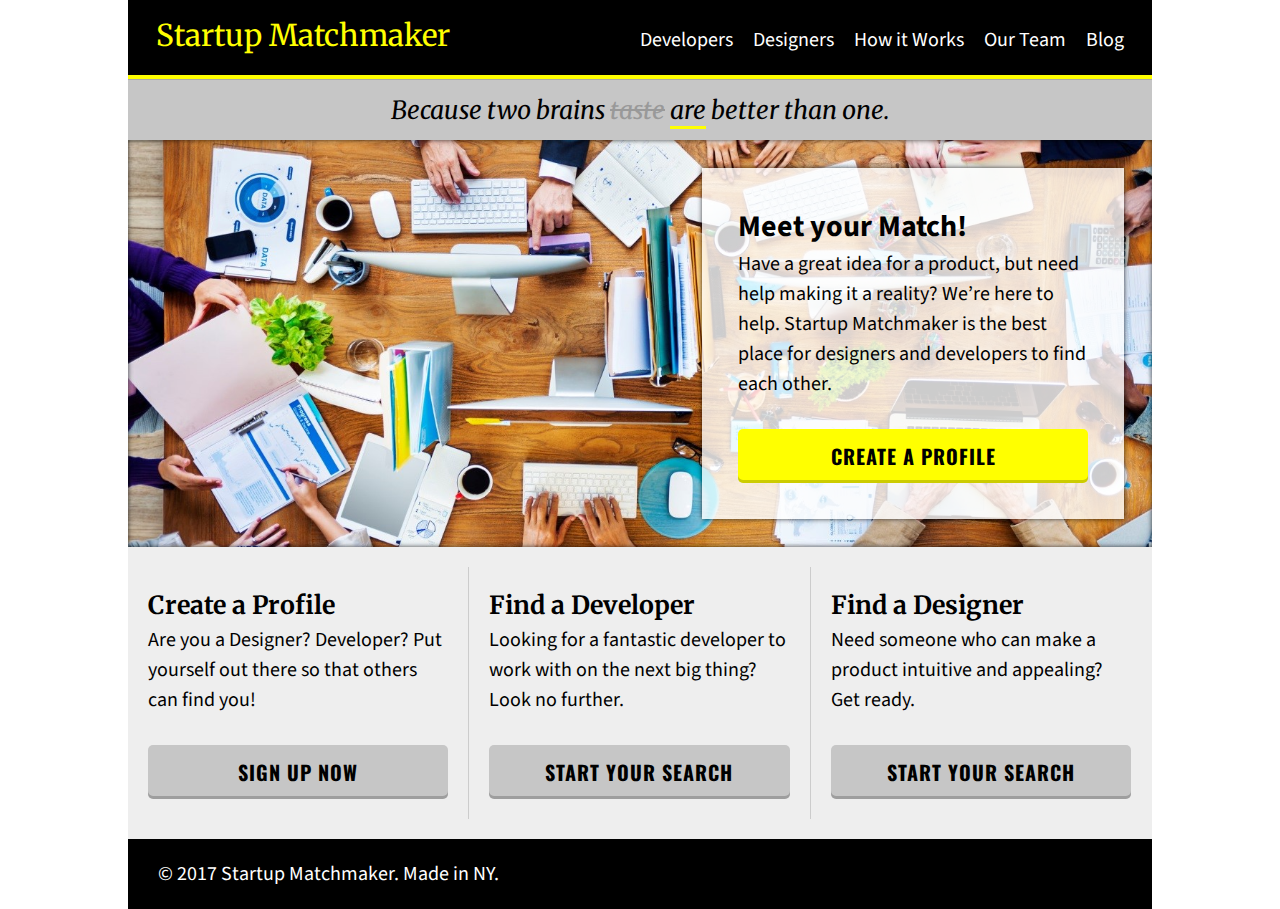
<file: class work/class16/startup_matchmaker_make_responsive_solution/index.html>
<!doctype html>
<html lang="en-us">
<head>
	<meta charset="utf-8">
	<title>Startup Matchmaker</title>
	<link href='http://fonts.googleapis.com/css?family=Source+Sans+Pro:400,700|Oswald:700|Merriweather:700,700italic' rel='stylesheet' type='text/css'>
	<link rel="stylesheet" href="css/reset.css">
	<link rel="stylesheet" href="css/main.css">
</head>
<body>
	<header>
		<h1 class="header-h1"><a class="header-a" href="index.html">Startup Matchmaker</a></h1>
		<nav class="header-nav">
			<a class="header-a header-nav__a" href="#">Developers</a>
			<a class="header-a header-nav__a" href="#">Designers</a>			
			<a class="header-a header-nav__a" href="#">How it Works</a>			
			<a class="header-a header-nav__a" href="#">Our Team</a>			
			<a class="header-a header-nav__a" href="#">Blog</a>			
			</ul>
		</nav>
	</header>
	<p class="tagline">Because two brains <del>taste</del> <ins>are</ins> better than&nbsp;one.</p>
	<section class="banner">		
		<div class="blurb">
			<h2>Meet your Match!</h2>
			<p>Have a great idea for a product, but need help making it a reality? We’re here to help. Startup Matchmaker is the best place for designers and developers to find each other.</p>
			<a class="button" href="#">Create a Profile</a>
		</div>
	</section>
	<section class="touts">
		<div class="tout">
			<h3>Create a Profile</h3>
			<p>Are you a Designer? Developer? Put yourself out there so that others can find you!</p>
			<a class="button" href="#">Sign Up Now</a>
		</div>
		<div class="tout">
			<h3>Find a Developer</h3>
			<p>Looking for a fantastic developer to work with on the next big thing? Look no further.</p>
			<a class="button" href="developers.html">Start Your Search</a>
		</div>
		<div class="tout">
			<h3>Find a Designer</h3>
			<p>Need someone who can make a product intuitive and appealing? Get ready.</p>
			<a class="button" href="designers.html">Start Your Search</a>
		</div>
	</section>
	<footer>
			&copy; 2017 Startup Matchmaker. Made in NY.
	</footer>
</body>
</html>
</file>
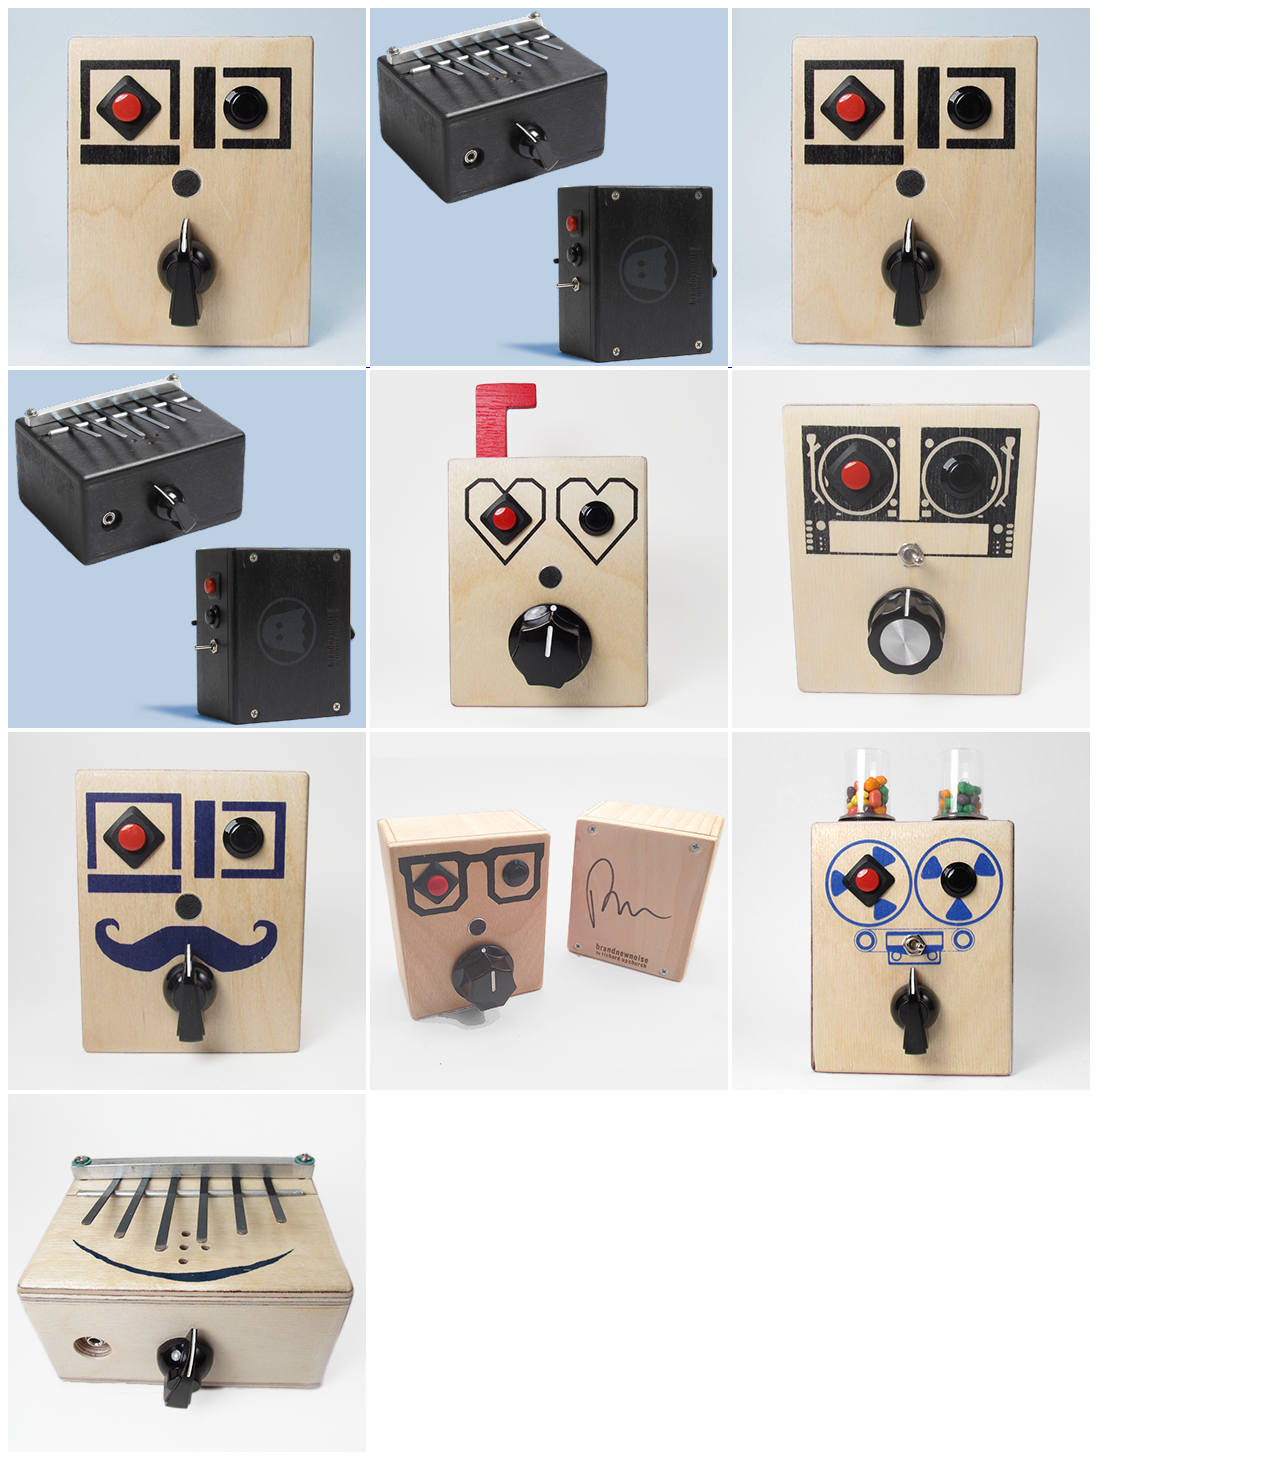
<file: class work/class17/light-box-example/index.html>
<html>

<head>
	<title>Lightbox Example</title>
	<link rel="stylesheet" href="css/lightbox.css">
</head>

<body>
	<a href="images/chicken-nose.png" data-lightbox="sound-boxes" data-title="My caption">
		<img src="images/chicken-nose.png" alt="">
	</a>

	<a href="images/ghostly-zoots.png" data-lightbox="sound-boxes" data-title="My caption">
		<img src="images/ghostly-zoots.png" alt="">
	</a>

	<img src="images/chicken-nose.png" data-lightbox="image-1" alt="">
	<img src="images/ghostly-zoots.png" alt="">
	<img src="images/lil-mib.png" alt="">
	<img src="images/loopy-lou.png" alt="">
	<img src="images/mr-purple.png" alt="">
	<img src="images/patrick-carney.png" alt="">
	<img src="images/shaka-khan.png" alt="">
	<img src="images/zoots.png" alt="">

	<script src="https://code.jquery.com/jquery-1.11.3.min.js"></script>
	<script src="js/lightbox.js"></script>
	<script src="js/app.js"></script>
</body>

</html>
</file>
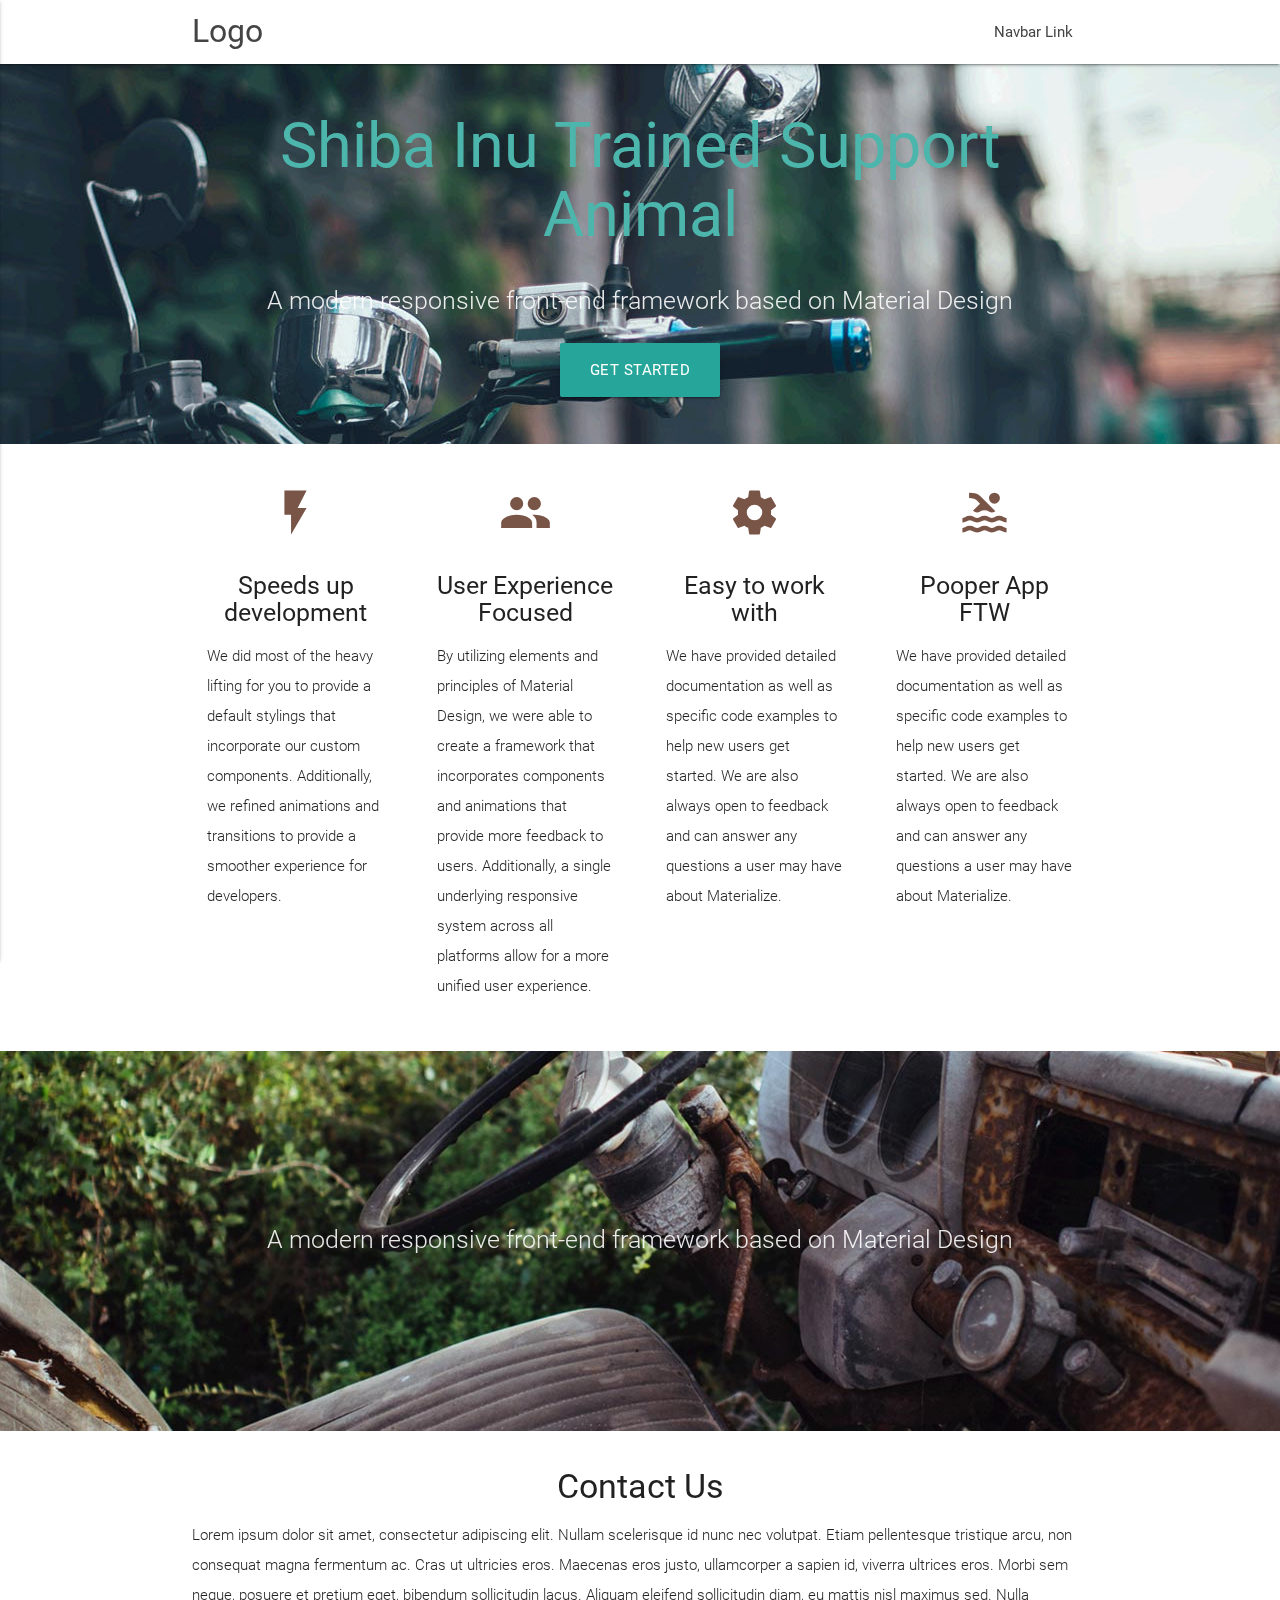
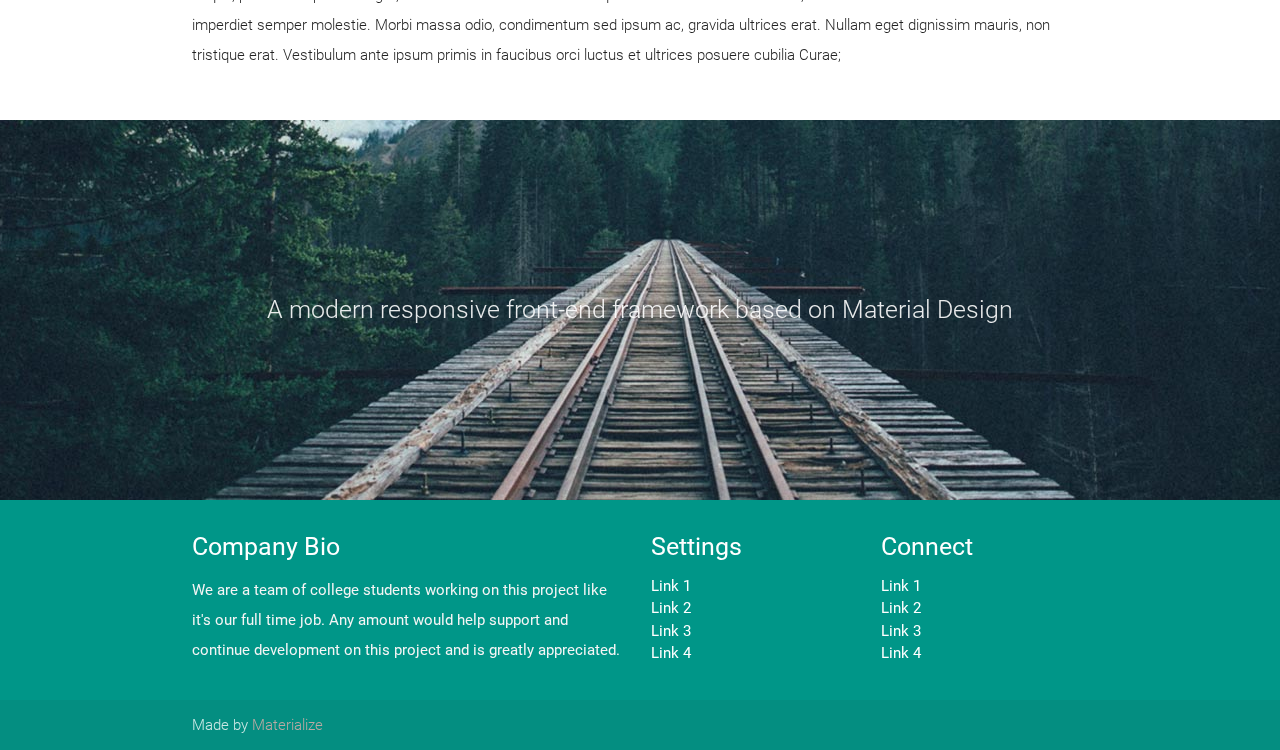
<file: class work/class19/parallax-template/index.html>
<!DOCTYPE html>
<html lang="en">
<head>
  <meta http-equiv="Content-Type" content="text/html; charset=UTF-8"/>
  <meta name="viewport" content="width=device-width, initial-scale=1"/>
  <title>Parallax Template - Materialize</title>

  <!-- CSS  -->
  <link href="https://fonts.googleapis.com/icon?family=Material+Icons" rel="stylesheet">
  <link href="css/materialize.css" type="text/css" rel="stylesheet" media="screen,projection"/>
  <link href="css/style.css" type="text/css" rel="stylesheet" media="screen,projection"/>
</head>
<body>
  <nav class="white" role="navigation">
    <div class="nav-wrapper container">
      <a id="logo-container" href="#" class="brand-logo">Logo</a>
      <ul class="right hide-on-med-and-down">
        <li><a href="#">Navbar Link</a></li>
      </ul>

      <ul id="nav-mobile" class="side-nav">
        <li><a href="#">Navbar Link</a></li>
      </ul>
      <a href="#" data-activates="nav-mobile" class="button-collapse"><i class="material-icons">menu</i></a>
    </div>
  </nav>

  <div id="index-banner" class="parallax-container">
    <div class="section no-pad-bot">
      <div class="container">
        <br><br>
        <h1 class="header center teal-text text-lighten-2">Shiba Inu Trained Support Animal</h1>
        <div class="row center">
          <h5 class="header col s12 light">A modern responsive front-end framework based on Material Design</h5>
        </div>
        <div class="row center">
          <a href="http://materializecss.com/getting-started.html" id="download-button" class="btn-large waves-effect waves-light teal lighten-1">Get Started</a>
        </div>
        <br><br>

      </div>
    </div>
    <div class="parallax"><img src="background1.jpg" alt="Unsplashed background img 1"></div>
  </div>


  <div class="container">
    <div class="section">

      <!--   Icon Section   -->
      <div class="row">
        <div class="col s12 m3">
          <div class="icon-block">
            <h2 class="center brown-text"><i class="material-icons">flash_on</i></h2>
            <h5 class="center">Speeds up development</h5>

            <p class="light">We did most of the heavy lifting for you to provide a default stylings that incorporate our custom components. Additionally, we refined animations and transitions to provide a smoother experience for developers.</p>
          </div>
        </div>

        <div class="col s12 m3">
          <div class="icon-block">
            <h2 class="center brown-text"><i class="material-icons">group</i></h2>
            <h5 class="center">User Experience Focused</h5>

            <p class="light">By utilizing elements and principles of Material Design, we were able to create a framework that incorporates components and animations that provide more feedback to users. Additionally, a single underlying responsive system across all platforms allow for a more unified user experience.</p>
          </div>
        </div>

        <div class="col s12 m3">
          <div class="icon-block">
            <h2 class="center brown-text"><i class="material-icons">settings</i></h2>
            <h5 class="center">Easy to work with</h5>

            <p class="light">We have provided detailed documentation as well as specific code examples to help new users get started. We are also always open to feedback and can answer any questions a user may have about Materialize.</p>
          </div>
        </div>

        <div class="col s12 m3">
          <div class="icon-block">
            <h2 class="center brown-text"><i class="material-icons">pool</i></h2>
            <h5 class="center">Pooper App FTW</h5>

            <p class="light">We have provided detailed documentation as well as specific code examples to help new users get started. We are also always open to feedback and can answer any questions a user may have about Materialize.</p>
          </div>
        </div>

      </div>

    </div>
  </div>


  <div class="parallax-container valign-wrapper">
    <div class="section no-pad-bot">
      <div class="container">
        <div class="row center">
          <h5 class="header col s12 light">A modern responsive front-end framework based on Material Design</h5>
        </div>
      </div>
    </div>
    <div class="parallax"><img src="background2.jpg" alt="Unsplashed background img 2"></div>
  </div>

  <div class="container">
    <div class="section">

      <div class="row">
        <div class="col s12 center">
          <h3><i class="mdi-content-send brown-text"></i></h3>
          <h4>Contact Us</h4>
          <p class="left-align light">Lorem ipsum dolor sit amet, consectetur adipiscing elit. Nullam scelerisque id nunc nec volutpat. Etiam pellentesque tristique arcu, non consequat magna fermentum ac. Cras ut ultricies eros. Maecenas eros justo, ullamcorper a sapien id, viverra ultrices eros. Morbi sem neque, posuere et pretium eget, bibendum sollicitudin lacus. Aliquam eleifend sollicitudin diam, eu mattis nisl maximus sed. Nulla imperdiet semper molestie. Morbi massa odio, condimentum sed ipsum ac, gravida ultrices erat. Nullam eget dignissim mauris, non tristique erat. Vestibulum ante ipsum primis in faucibus orci luctus et ultrices posuere cubilia Curae;</p>
        </div>
      </div>

    </div>
  </div>


  <div class="parallax-container valign-wrapper">
    <div class="section no-pad-bot">
      <div class="container">
        <div class="row center">
          <h5 class="header col s12 light">A modern responsive front-end framework based on Material Design</h5>
        </div>
      </div>
    </div>
    <div class="parallax"><img src="background3.jpg" alt="Unsplashed background img 3"></div>
  </div>

  <footer class="page-footer teal">
    <div class="container">
      <div class="row">
        <div class="col l6 s12">
          <h5 class="white-text">Company Bio</h5>
          <p class="grey-text text-lighten-4">We are a team of college students working on this project like it's our full time job. Any amount would help support and continue development on this project and is greatly appreciated.</p>


        </div>
        <div class="col l3 s12">
          <h5 class="white-text">Settings</h5>
          <ul>
            <li><a class="white-text" href="#!">Link 1</a></li>
            <li><a class="white-text" href="#!">Link 2</a></li>
            <li><a class="white-text" href="#!">Link 3</a></li>
            <li><a class="white-text" href="#!">Link 4</a></li>
          </ul>
        </div>
        <div class="col l3 s12">
          <h5 class="white-text">Connect</h5>
          <ul>
            <li><a class="white-text" href="#!">Link 1</a></li>
            <li><a class="white-text" href="#!">Link 2</a></li>
            <li><a class="white-text" href="#!">Link 3</a></li>
            <li><a class="white-text" href="#!">Link 4</a></li>
          </ul>
        </div>
      </div>
    </div>
    <div class="footer-copyright">
      <div class="container">
      Made by <a class="brown-text text-lighten-3" href="http://materializecss.com">Materialize</a>
      </div>
    </div>
  </footer>


  <!--  Scripts-->
  <script src="https://code.jquery.com/jquery-2.1.1.min.js"></script>
  <script src="js/materialize.js"></script>
  <script src="js/init.js"></script>

  </body>
</html>
</file>
<file: class work/class16/startup_matchmaker_make_responsive_solution/css/main.css>
body {
	font-family: 'Source Sans Pro', sans-serif;
	font-size: 20px;
	line-height: 1.5;
	width: 80%;
	max-width: 1300px;
	margin: 0 auto;
}


/* Text Styles */

h1 {
	font-size: 40px;
	line-height: 1;
}

h2 {
	font-size: 30px;
	font-weight: bold;
}

h3 {
	font-family: 'Merriweather', serif;
	font-size: 25px;
	font-weight: bold;
}

p {
	margin: 0 0 30px 0;
}


/* Shared Styles */

.button {
	font-family: 'Oswald', sans-serif;
	text-decoration: none;
	text-transform: uppercase;
	letter-spacing: 1px;
	font-weight: bold;
	background: yellow;
	color: black;
	display: block;
	text-align: center;
	padding: 12px;
	box-shadow: inset 0 -3px 0 rgba(0, 0, 0, .2);
	border-radius: 5px;
}


/* Header Styles */

header {
	background: black;
	color: white;
	overflow: hidden;
	border-bottom: 4px solid yellow;
	padding: 0 28px;
	display: flex;
	justify-content: space-between;
	align-items: baseline;
	padding-bottom: 20px;
}

.header-a {
	/* "inherit" allows us to pull the color from the parent element, which will help us overide the browser's default "a" coloring. */
	color: inherit;
	text-decoration: none;
}

.header-h1 {
	color: yellow;
	font-family: 'Merriweather', serif;
	font-size: 30px;
	margin: 20px 0 0 0;
}

.header-nav {
	display: flex;
	justify-content: flex-end;
}

.header-nav__a {
	padding-left: 20px;
}

.header-nav__a:hover {
	color: yellow;
}


/* Tagline Styles */

.tagline {
	font-family: 'Merriweather', serif;
	text-align: center;
	margin: 0;
	padding: 20px 28px;
	font-size: 25px;
	line-height: 20px;
	font-style: italic;
	background: #C6C6C6;
	border-top: 1px solid #AAA;
}

.tagline del {
	color: #999;
}

.tagline ins {
	text-decoration: none;
	border-bottom: 3px solid yellow;
}


/* Banner */

.banner {
	background: url(../images/coworking.jpg) center center no-repeat;
	background-size: cover;
	overflow: hidden;
	padding: 28px;
	box-shadow: inset 0 0 5px rgba(0, 0, 0, .75);
	display: flex;
	justify-content: flex-end;
}

.blurb {
	background: rgba(255, 255, 255, .8);
	width: 350px;
	padding: 36px;
	box-shadow: 0 0 5px rgba(0, 0, 0, .75);
}


/* Three columns */

.touts {
	background: #EEE;
	display: flex;
	padding: 20px 0;
}

.tout {
	width: 279px;
	flex-grow: 1;
	padding: 20px;
	border-right: 1px solid #ccc;
}

.tout:last-child {
	border-right: 1px solid rgba(0, 0, 0, 0);
}

.tout .button {
	background: #C6C6C6;
}


/* Footer */

footer {
	background: black;
	color: white;
	padding: 20px 30px;
}


/* MEDIA QUERIES */

/* Medium screens and smaller smaller - less than 1000px */
@media (max-width: 1000px) {
	/* give body width of 95% */
	body {
		width: 95%;
	}
	/* have elements inside of header stack on top of eachother */
	header {
		display: block;
	}
	/* give the header nave a margin top of 20px and have the elements start from the left instead of right */
	.header-nav {
		margin-top: 20px;
		justify-content: flex-start;
	}
	/* change the padding of header nav links so it is on the right instead of left */
	.header-nav__a {
		padding-left: 0;
		padding-right: 20px;
	}
}


/* Small screens and smaller - less than 550px*/

@media (max-width: 550px) {
	/* give body a width of 100% */
	body {
		width: 100%;
	}
	/* don't have header nav be display flex */
	.header-nav {
		display: block;
	}

	/* center the content inside banner */
	.banner {
		justify-content: center;
	}

	/* have the touts stack on top of eachother */
	.touts {
		display: block;
	}
	/* make each tout full width using percent width. you may need to use the border-box property to prevent the padding from the tout's padding cause an overflow of content. get rid of borders on the tout */
	.tout {
		width: 100%;
		box-sizing: border-box;
		border: none;
	}
}
</file>
<file: class work/class19/parallax-template/css/style.css>
/* Custom Stylesheet */
/**
 * Use this file to override Materialize files so you can update
 * the core Materialize files in the future
 *
 * Made By MaterializeCSS.com
 */

nav ul a,
nav .brand-logo {
  color: #444;
}

p {
  line-height: 2rem;
}

.button-collapse {
  color: #26a69a;
}

.parallax-container {
  min-height: 380px;
  line-height: 0;
  height: auto;
  color: rgba(255,255,255,.9);
}
  .parallax-container .section {
    width: 100%;
  }

@media only screen and (max-width : 992px) {
  .parallax-container .section {
    position: absolute;
    top: 40%;
  }
  #index-banner .section {
    top: 10%;
  }
}

@media only screen and (max-width : 600px) {
  #index-banner .section {
    top: 0;
  }
}

.icon-block {
  padding: 0 15px;
}
.icon-block .material-icons {
  font-size: inherit;
}

footer.page-footer {
  margin: 0;
}
</file>
